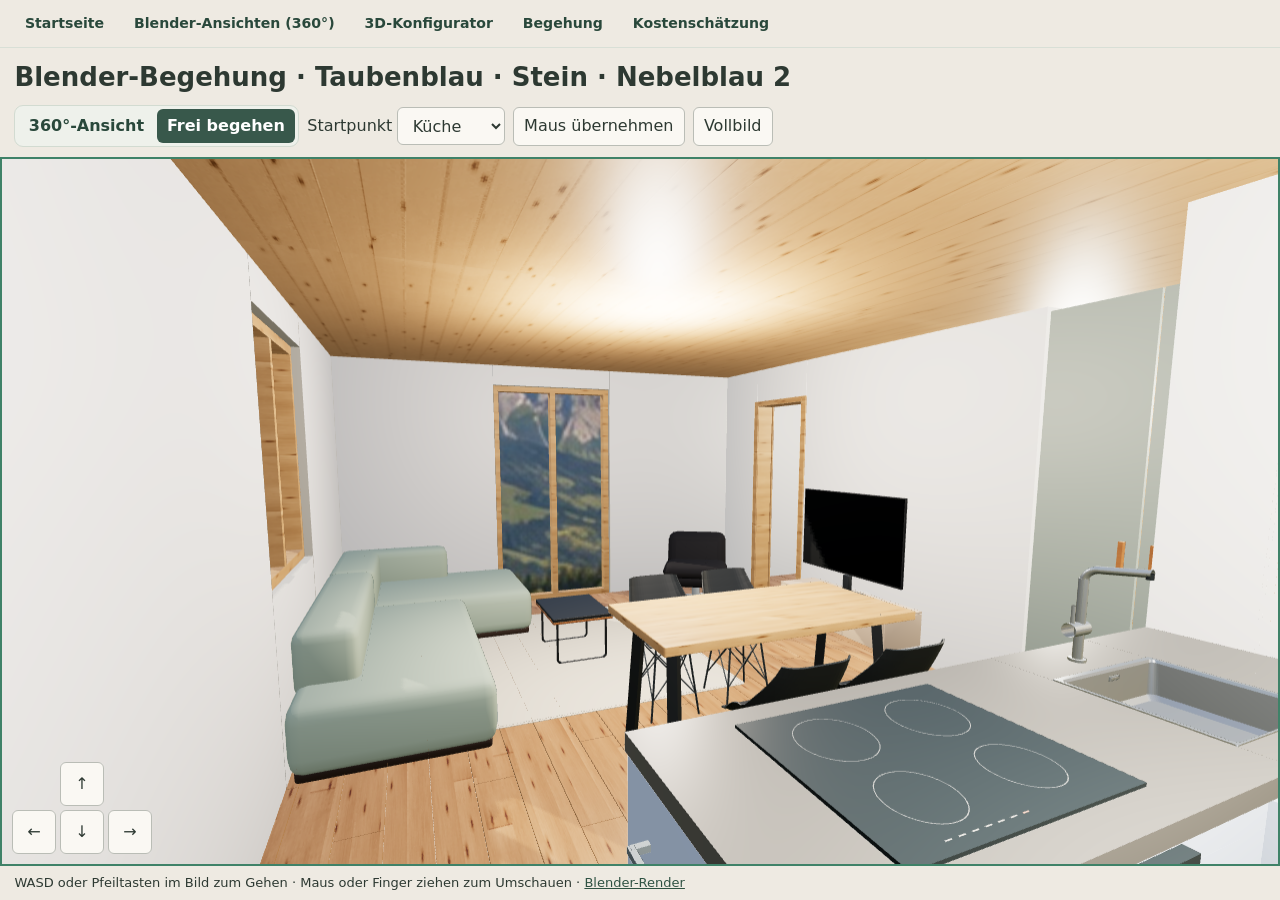
<file: Begehung-Taubenblau-2/index.html>
<!doctype html>
<html lang="de-CH">
<meta charset="utf-8">
<meta name="viewport" content="width=device-width,initial-scale=1">
<title>Blender-Begehung · Wohnung</title>
<link rel="stylesheet" href="../Projekt-Navigation.css?v=ansicht-1">
<style>
:root{font:16px/1.4 system-ui,sans-serif;color:#2d3932;background:#eeeae2}
*{box-sizing:border-box}body{margin:0}header{display:flex;gap:.65rem 1rem;align-items:center;justify-content:space-between;flex-wrap:wrap;padding:.65rem .9rem}h1{margin:0;font-size:clamp(17px,2.6vw,26px)}header div{display:flex;gap:.5rem;align-items:center;flex-wrap:wrap}
a,button,select{font:inherit;color:inherit}button,select{background:#faf8f3;border:1px solid #babdb6;border-radius:6px;padding:.46rem .64rem;cursor:pointer}a{color:#2f5243}main{height:calc(100dvh - 108px);min-height:300px;position:relative;background:#dce5e6}
#experience{display:flex;flex-direction:column;height:100dvh;background:#eeeae2}
#experience>.project-nav{margin:0;padding:.35rem .9rem}
#experience>main{height:auto;flex:1;min-height:0}#experience:fullscreen{width:100%;height:100%}#exit-full{display:none;position:absolute;top:.75rem;right:.75rem}#experience:fullscreen #exit-full{display:block}canvas{width:100%;height:100%;display:block;touch-action:none;cursor:grab}canvas:focus-visible{outline:2px solid #3f8268;outline-offset:-2px}#status{position:absolute;top:.6rem;left:.75rem;background:#faf8f3ed;border-radius:6px;padding:.55rem;pointer-events:none}#status:empty{display:none}.walk-pad{position:absolute;bottom:.75rem;left:.75rem;display:grid;grid-template-columns:repeat(3,44px);gap:4px;touch-action:none;user-select:none}.walk-pad button{height:44px;padding:0}.walk-pad button:first-child{grid-column:2}.walk-pad button:nth-child(2){grid-column:1}.caption{margin:0;padding:.5rem .9rem;font-size:13px}
@media(max-width:600px){main{height:calc(100dvh - 136px)}}
</style>
<div id="experience">
<nav class="project-nav" aria-label="Seitennavigation"><a href="../index.html">Startseite</a> <a href="../Wohnen-und-Bad-360.html">Blender-Ansichten (360°)</a> <a href="../Kueche-Wohnen-3D.html">3D-Konfigurator</a> <a href="../Kueche-Wohnen-3D.html?modus=begehen">Begehung</a> <a href="../Kostenschaetzung.html">Kostenschätzung</a></nav>
<header><h1 id="title">Blender-Begehung</h1><div>
<div class="view-mode" role="group" aria-label="Ansichtsmodus"><a id="pano-return" href="../Wohnen-und-Bad-360.html?variante=taubenblau-2">360°-Ansicht</a><span aria-current="page">Frei begehen</span></div>
<label>Startpunkt <select id="room"><option>Küche</option><option>Stube</option><option>Eingang</option><option>Bad</option></select></label>
<button type="button" id="mouse">Maus übernehmen</button><button type="button" id="full">Vollbild</button></div></header>
<main><canvas tabindex="0" aria-label="Begehbares Modell der Wohnung"></canvas><span id="status" role="status">3D-Szene lädt …</span>
<button type="button" id="exit-full">Vollbild verlassen</button>
<div class="walk-pad" role="group" aria-label="Gehrichtung">
<button type="button" data-step="w" aria-label="Vorwärts">↑</button><button type="button" data-step="a" aria-label="Links">←</button>
<button type="button" data-step="s" aria-label="Rückwärts">↓</button><button type="button" data-step="d" aria-label="Rechts">→</button></div>
</main>
<p class="caption">WASD oder Pfeiltasten im Bild zum Gehen · Maus oder Finger ziehen zum Umschauen · <a id="blender-render" href="Blender-Kueche-Stube.jpg">Blender-Render</a></p>
</div>
<script type="module" src="begehung.js?v=puderblau-2"></script>
</html>
</file>
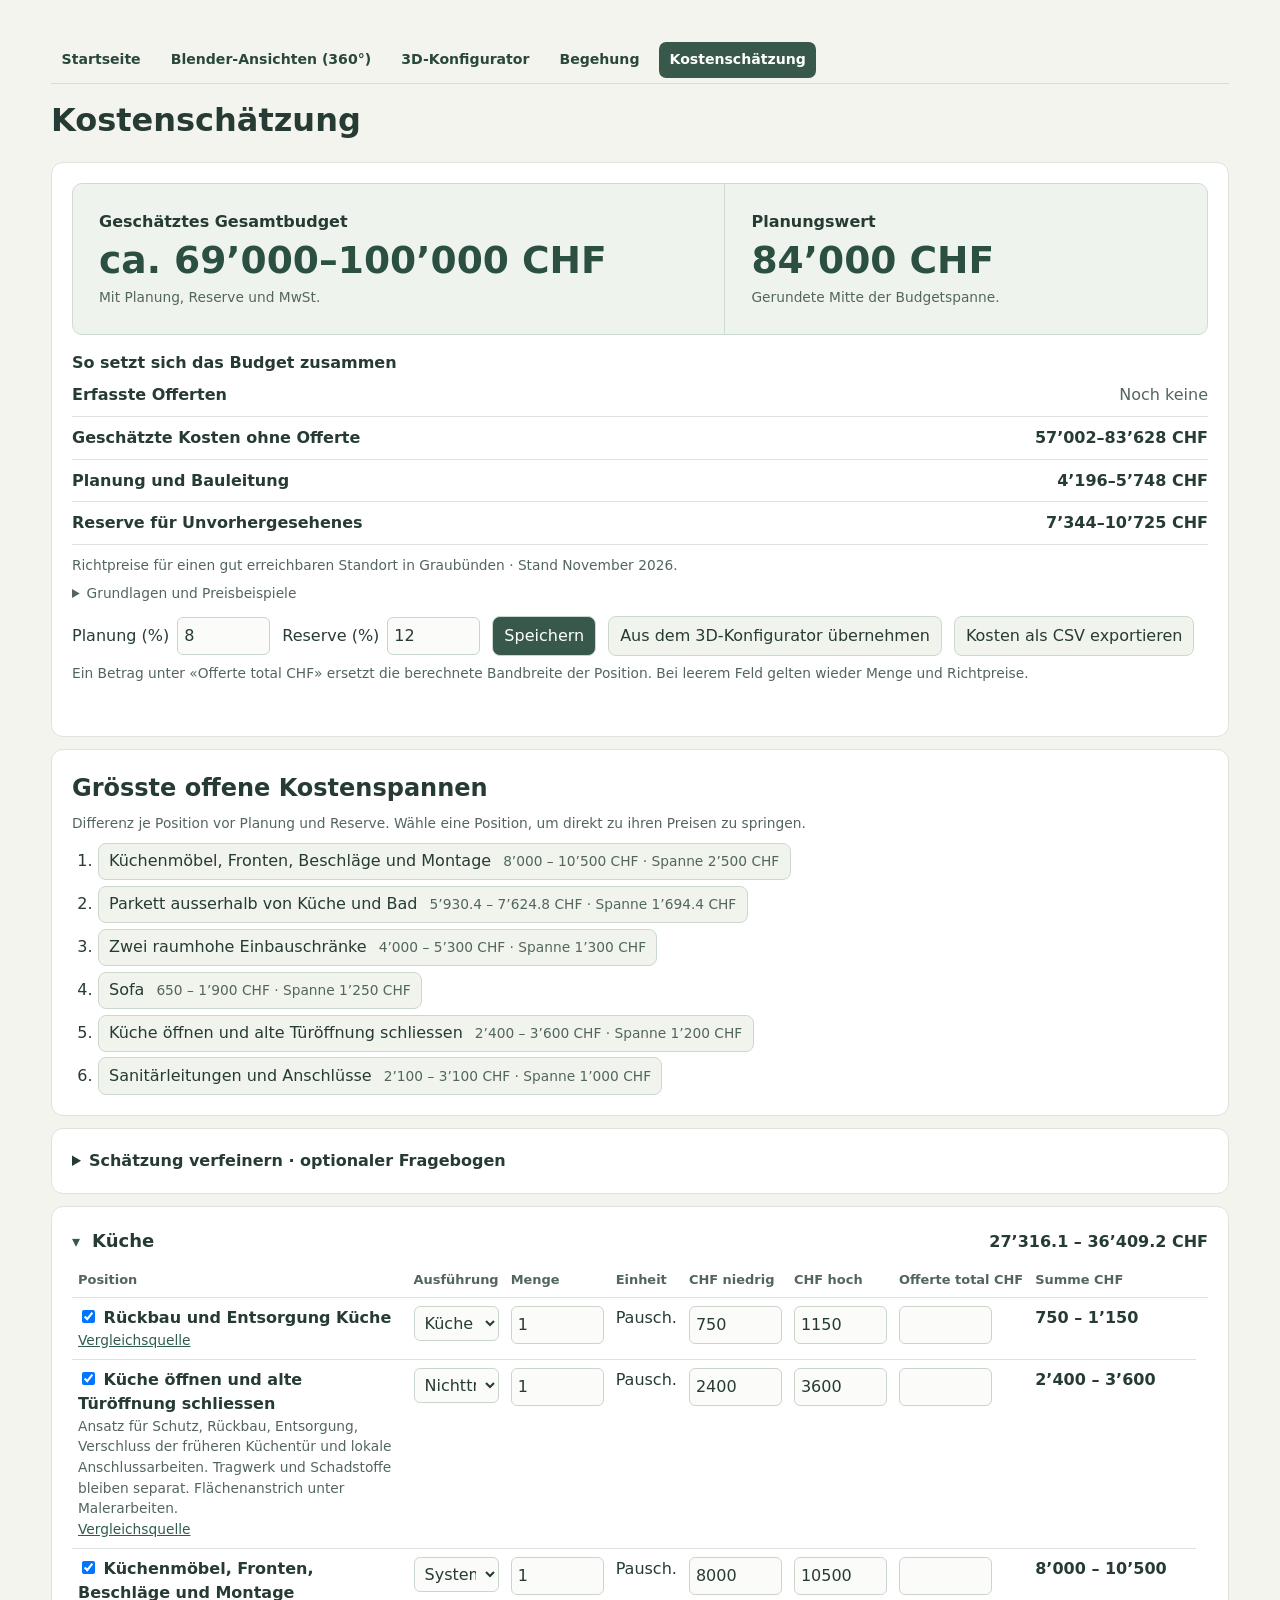
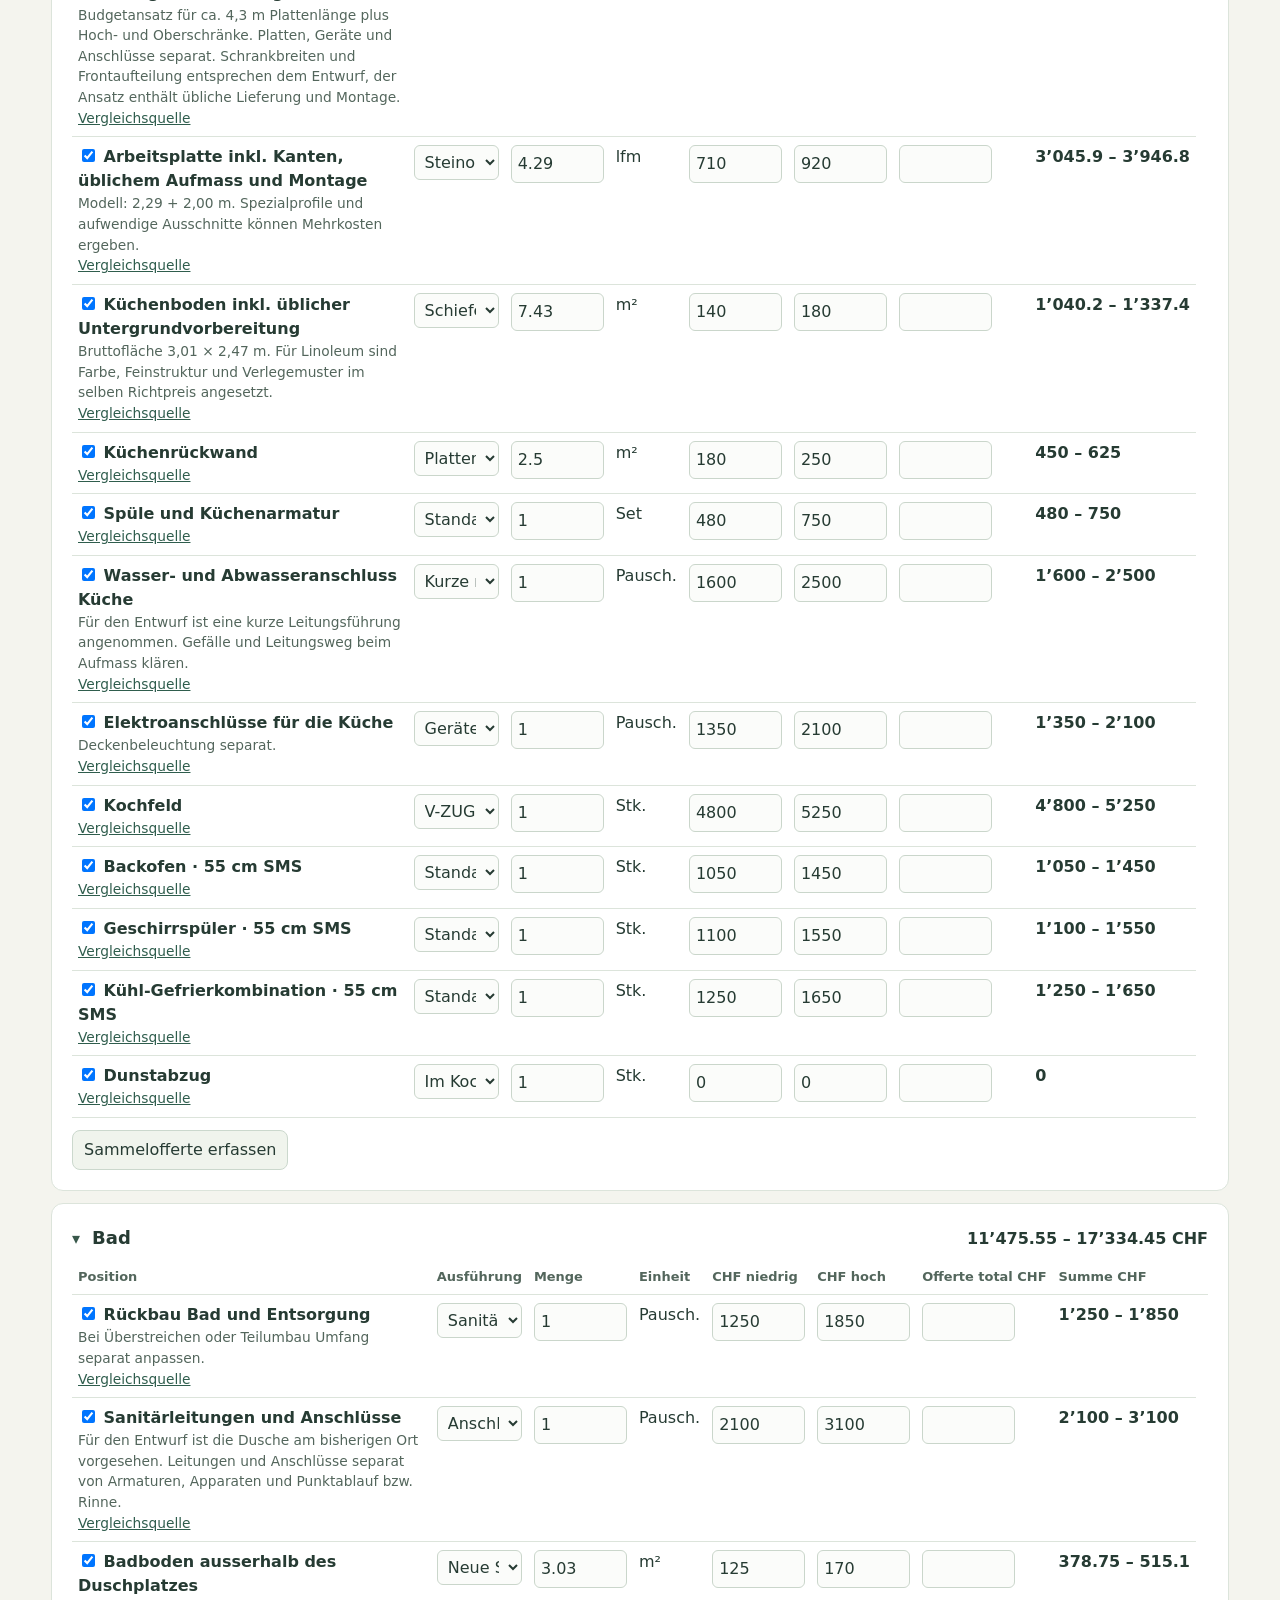
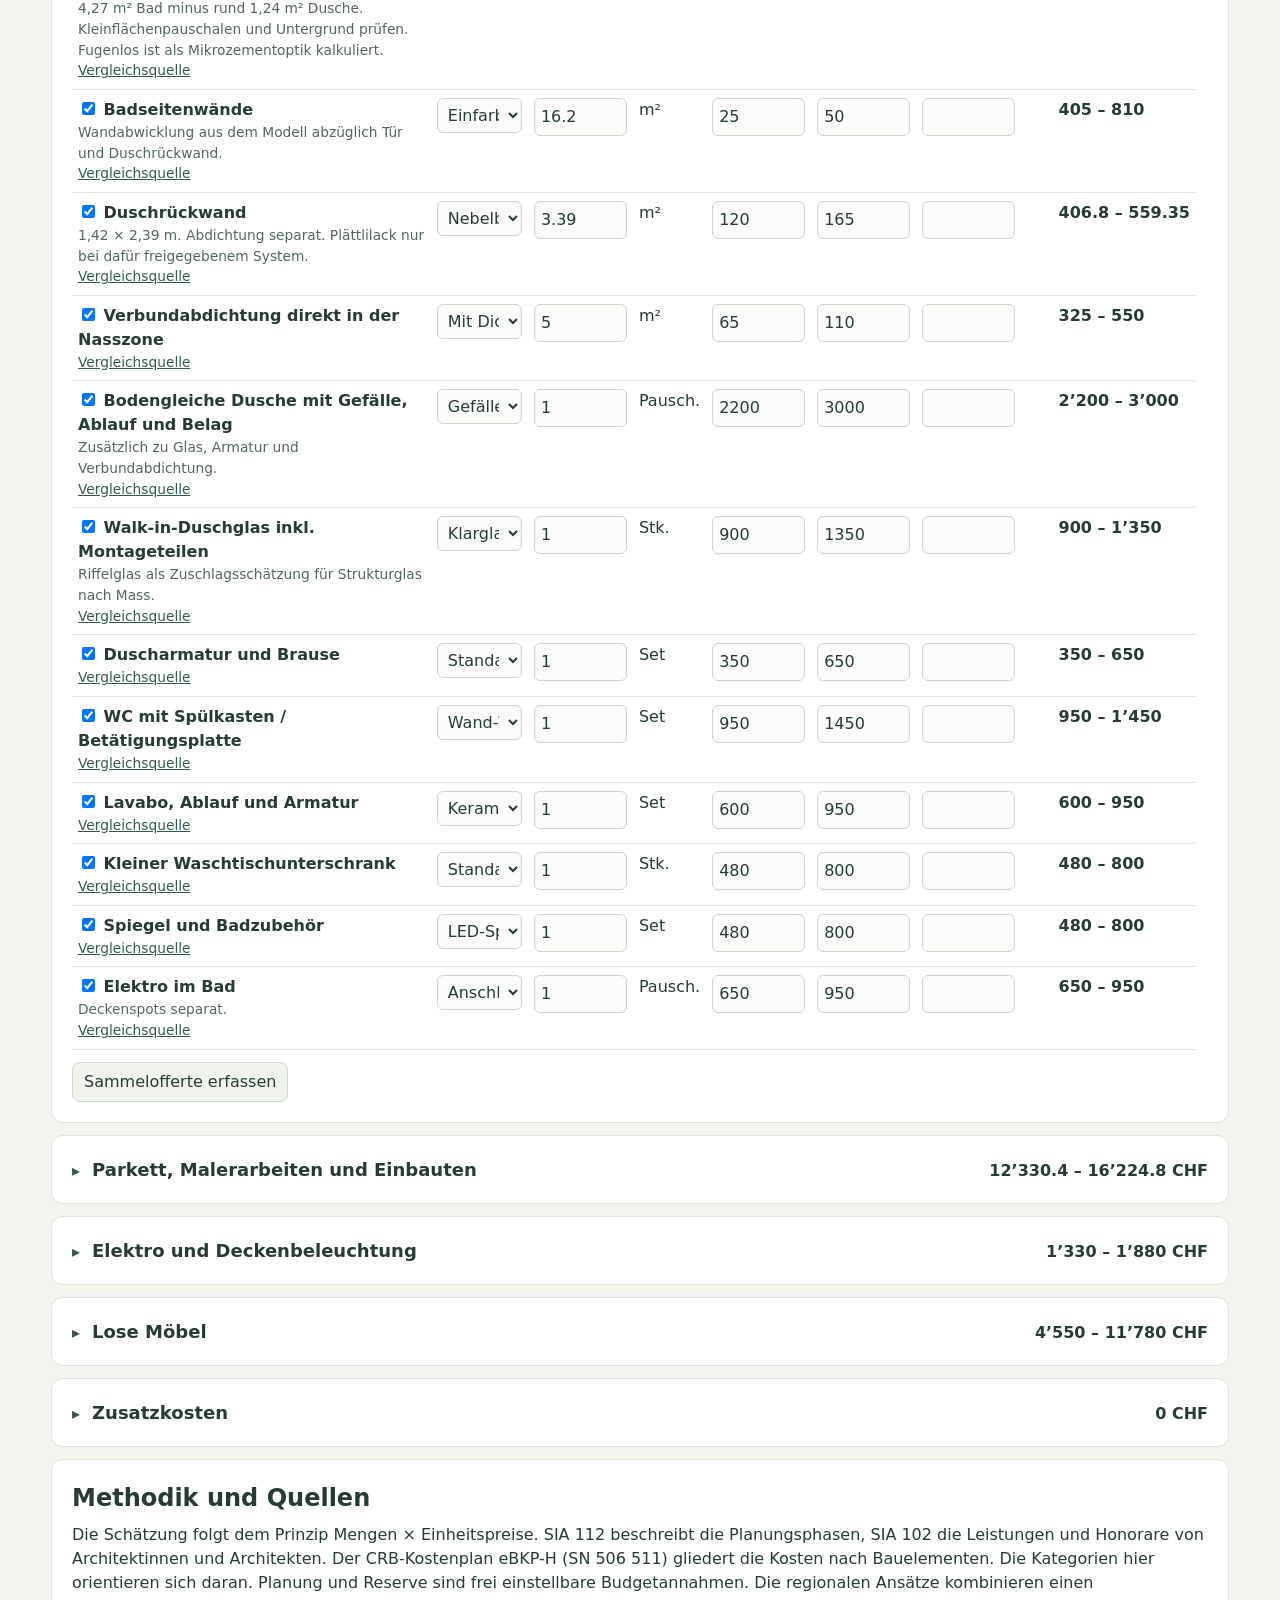
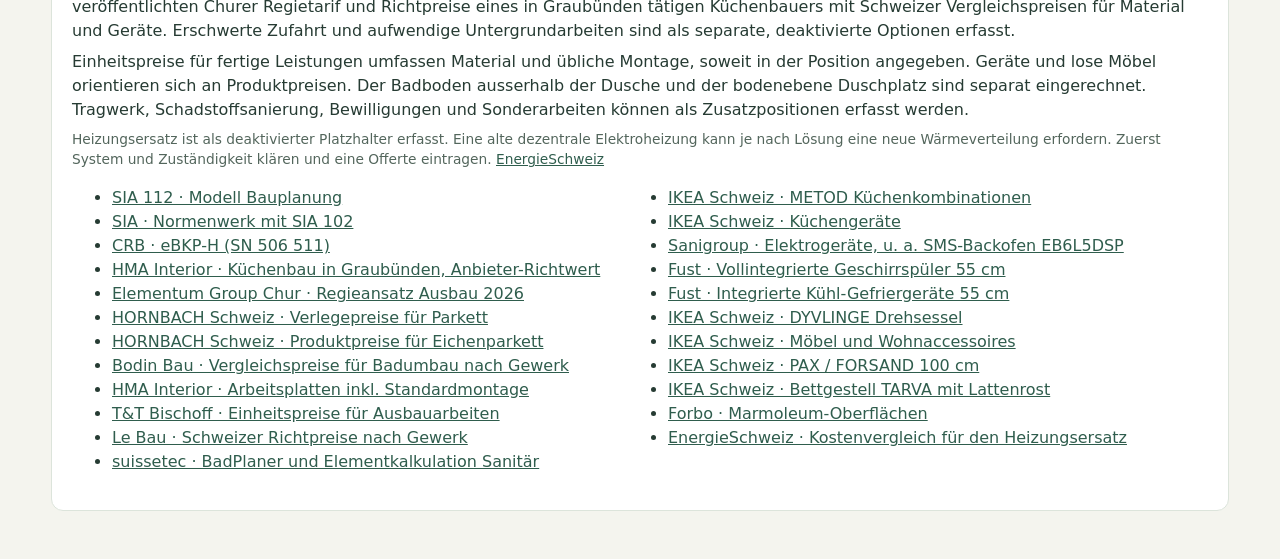
<file: Kostenschaetzung.html>
<!doctype html>
<html lang="de-CH">
<head>
<meta charset="utf-8">
<meta name="viewport" content="width=device-width, initial-scale=1">
<title>Kostenschätzung · Wohnung</title>
<link rel="stylesheet" href="Projekt-Navigation.css">
<style>
:root{font:16px/1.5 system-ui,sans-serif;color:#263b33;background:#f4f4ee;--line:#dce4db;--green:#38584b}
*{box-sizing:border-box}body{max-width:1250px;margin:0 auto;padding:clamp(12px,3vw,36px)}h1,h2,h3,p{margin:0}header,nav,.actions{display:flex;gap:12px;align-items:center;flex-wrap:wrap}header{justify-content:space-between;margin-bottom:18px}nav a,button{color:inherit;background:#f0f4ed;border:1px solid #cbd8cd;border-radius:8px;padding:7px 11px;text-decoration:none;font:inherit;cursor:pointer}button.primary{background:var(--green);color:white}.panel,.category{background:white;border:1px solid var(--line);border-radius:12px;padding:clamp(12px,2vw,20px);margin:12px 0}small,.note{color:#53665c;font-size:.86rem}.panel p,.category p{margin:7px 0}.actions{margin-top:12px}.actions label{display:flex;gap:8px;align-items:center}.category summary{cursor:pointer;display:flex;align-items:baseline;justify-content:space-between;gap:12px}.category summary::before{content:'▸';color:var(--green)}.category[open] summary::before{content:'▾'}.category h2{font-size:18px;flex:1}.category output,.amount{font-weight:650;font-variant-numeric:tabular-nums;white-space:nowrap}.table-scroll{overflow:auto}.estimate{width:100%;border-collapse:collapse;min-width:840px;margin-top:8px}th,td{border-bottom:1px solid var(--line);padding:8px 6px;text-align:left;vertical-align:top}th{font-size:.81rem;color:#53665c;white-space:nowrap}th:first-child{width:36%}td label{font-weight:620}td small{display:block}td:first-child{min-width:210px}input,select{font:inherit;color:inherit;background:#fbfcfa;border:1px solid #cad6cb;border-radius:6px;padding:6px;max-width:100%}input[type=number]{width:93px;font-variant-numeric:tabular-nums}td select{width:100%;max-width:250px}td input[type=text]{width:100%}button.remove{padding:4px 8px}a{color:#2f5d4d}#save-status{min-height:1.4em;font-size:.85rem;color:#53665c}.sources{columns:2;column-width:265px}
@media(max-width:620px){h1{font-size:1.6rem}.panel,.category{padding:12px}.estimate{min-width:0}.estimate thead{display:none}.estimate tbody,.estimate tr,.estimate td{display:block}.estimate tr{display:grid;grid-template-columns:repeat(3,minmax(0,1fr));border-bottom:1px solid var(--line);padding:9px 0}.estimate td{border:0;padding:3px;min-width:0;font-size:.88rem}.estimate td:first-child{grid-column:1/-1}.estimate td:nth-child(2){grid-column:1/-1}.estimate td[data-label]::before{content:attr(data-label);display:block;font-size:.72rem;color:#53665c}.estimate td input[type=number]{width:100%}.estimate td.amount{grid-column:1/-1}}
.budget-headline{display:grid;grid-template-columns:1.35fr 1fr;border:1px solid #cedbd0;border-radius:10px;background:#eef4ed}
.budget-headline>div{padding:clamp(12px,2.4vw,26px);min-width:0}
.budget-headline>div+div{border-left:1px solid #cedbd0}
.budget-headline h2{font-size:1rem;font-weight:650}
.budget-headline strong{display:block;margin:.24rem 0;font-size:clamp(1.55rem,3.3vw,2.35rem);line-height:1.2;color:#2b4f40;font-variant-numeric:tabular-nums;white-space:nowrap}
.panel .budget-headline p{margin:0;color:#53665c;font-size:.86rem}
.budget-breakdown{display:grid;margin:0 0 .65rem}
.budget-breakdown div{display:grid;grid-template-columns:1fr auto;align-items:baseline;gap:.3rem 1.2rem;padding:.55rem 0;border-bottom:1px solid var(--line)}
.budget-breakdown dt{font-weight:600}
.budget-breakdown dd{margin:0;text-align:right;font-weight:600;font-variant-numeric:tabular-nums;white-space:nowrap}
.budget-breakdown dd.muted{font-weight:400;color:#53665c}
.budget-subtitle{font-size:1rem;margin-top:1rem}
@media(max-width:650px){
 .budget-headline{grid-template-columns:1fr}
 .budget-headline>div+div{border-left:0;border-top:1px solid #cedbd0}
 .budget-breakdown div{gap:.25rem .75rem}
 .budget-breakdown dd{font-size:.87rem}
}
.question-grid{display:grid;grid-template-columns:repeat(auto-fit,minmax(min(245px,100%),1fr));gap:.85rem;margin-top:12px}.question-grid label{display:grid;gap:4px}.question-grid select{width:100%}.question-grid [hidden]{display:none}
#cost-gaps{margin:.55rem 0 0;padding-left:1.6rem}#cost-gaps li+li{margin-top:.36rem}#cost-gaps button{display:inline-flex;gap:.35rem .75rem;flex-wrap:wrap;text-align:left;align-items:baseline;padding:.35rem .65rem}#cost-gaps button small{white-space:nowrap}
#bundle-dialog{max-width:min(95vw,580px);width:100%;max-height:85dvh;overflow:auto;border:1px solid var(--line);border-radius:12px;color:inherit;padding:18px}#bundle-dialog::backdrop{background:#1d30275d}#bundle-form>label,#bundle-positions label{display:block;margin:.35rem 0}#bundle-form fieldset{border:1px solid var(--line);border-radius:7px;margin-top:12px}#bundle-positions{max-height:31dvh;overflow:auto}
</style>
<script type="application/json" id="estimate-defaults">{"wardrobeWidths":{"main":"100","second":"100","entry":"200"},"furniture":{"removed":["fold-entry","night-left"],"added":[["extra-96be8547-8041-4cfe-aef6-cf3bec682727","night-left"]]},"selections":{"floor":"slate","kitchen":"#b4c4d9","bath":"#a8bbc4","bathWalls":"#ffffff","bathWall":"#c0cfbb","sideboard":"#b7abc7","sofa":"#9baeba","builtins":"#939e95","linoleum":"#d6c9ae","worktop":"current","showerFinish":"blue","sideWallFinish":"paint","showerGlass":"clear","linoFinish":"fine","kitchenHandle":"#d8b58d","bathHandle":"#798589","builtinsHandle":"wood","chairStyle":"shell","coffeeStyle":"wood","foldBed":"closed","parquet":"laengs","bath-tile":"neu"}}</script>
<script src="Materialpreise.js?v=sms-20261127" defer></script>
<script src="Kostenschaetzung.js?v=budget-sms-20261127" defer></script>
</head>
<body>
<nav class="project-nav" aria-label="Seitennavigation"><a href="index.html" data-project="start">Startseite</a> <a href="Wohnen-und-Bad-360.html" data-project="blender">Blender-Ansichten (360°)</a> <a href="Kueche-Wohnen-3D.html" data-project="model">3D-Konfigurator</a> <a href="Kueche-Wohnen-3D.html?modus=begehen" data-project="walk">Begehung</a> <a href="Kostenschaetzung.html" data-project="cost" aria-current="page">Kostenschätzung</a></nav>
<header><h1>Kostenschätzung</h1></header>
<main>
<section class="panel" aria-label="Budgetübersicht">
<div class="budget-headline">
<div>
<h2>Geschätztes Gesamtbudget</h2>
<strong id="grand-total"></strong>
<p>Mit Planung, Reserve und MwSt.</p>
</div>
<div>
<h2>Planungswert</h2>
<strong id="budget-target"></strong>
<p>Gerundete Mitte der Budgetspanne.</p>
</div>
</div>
<h2 class="budget-subtitle">So setzt sich das Budget zusammen</h2>
<dl class="budget-breakdown">
<div><dt>Erfasste Offerten</dt><dd id="quoted-total"></dd></div>
<div><dt>Geschätzte Kosten ohne Offerte</dt><dd id="open-total"></dd></div>
<div><dt>Planung und Bauleitung</dt><dd id="planning-total"></dd></div>
<div><dt>Reserve für Unvorhergesehenes</dt><dd id="reserve-total"></dd></div>
</dl>
<p class="note">Richtpreise für einen gut erreichbaren Standort in Graubünden · Stand November 2026.</p>
<details class="note"><summary>Grundlagen und Preisbeispiele</summary>
<p>Die Mengen stammen aus dem Modell und sind vor Ort zu prüfen. Bei Kochfeldern mit integriertem Abzug sind Gerät und Abzug zusammen eingerechnet. Elektroanschlüsse sind separat aufgeführt.</p>
<ul>
<li><a href="https://hma-interior.ch/ratgeber/kuechenarbeitsplatte-material-vergleich">HMA Interior · Arbeitsplatten nach Material</a> und <a href="https://www.ikea.com/ch/de/p/ekbacken-arbeitsplatte-graubeige-steinmuster-laminat-20604320/">IKEA · Laminat mit Steinmuster</a></li>
<li><a href="https://ttbischoff.ch/fliesenarbeiten/">T&amp;T Bischoff · Verlegung und Untergrund</a> und <a href="https://www.hornbach.ch/de/c/bodenbelaege-fliesen/fliesen/bodenfliesen/fliesen-in-terrazzooptik/S30900/">Hornbach · Materialpreise als Vergleich für Terrazzooptik</a></li>
<li><a href="https://www.vzug.com/ch/de/induction-cooktop-with-integrated-extractor/type/details">V-ZUG · CombiCookTop</a> und <a href="https://www.suter.ch/produkte/downloadPdf/bora-s-pure-pursu2-40-003-101-00/">Suter · BORA S Pure Umluft</a></li>
<li><a href="https://sanigroup.ch/haushaltgeraete/backen-kochen-und-steamen/kochfeld/">Sanigroup · Glaskeramikkochfelder</a>, <a href="https://www.ikea.com/ch/de/p/utdrag-dunstabzug-zum-einbauen-edelstahl-60392298/">IKEA · Einbauhaube</a> und <a href="https://www.ikea.com/ch/de/cat/dunstabzugshauben-fuer-deckenmontage-33508/">IKEA · Inselhauben</a></li>
</ul></details>
<div class="actions">
<label>Planung (%) <input type="number" id="planning" min="0" max="100" step="0.5" value="8"></label>
<label>Reserve (%) <input type="number" id="reserve" min="0" max="100" step="0.5" value="12"></label>
<button type="button" id="save" class="primary">Speichern</button>
<button type="button" id="sync">Aus dem 3D-Konfigurator übernehmen</button>
<button type="button" id="export">Kosten als CSV exportieren</button>
</div>
<p class="note">Ein Betrag unter «Offerte total CHF» ersetzt die berechnete Bandbreite der Position. Bei leerem Feld gelten wieder Menge und Richtpreise.</p>
<p id="save-status" role="status"></p>
</section>
<section class="panel" aria-labelledby="cost-gaps-heading">
<h2 id="cost-gaps-heading">Grösste offene Kostenspannen</h2>
<p class="note">Differenz je Position vor Planung und Reserve. Wähle eine Position, um direkt zu ihren Preisen zu springen.</p>
<ol id="cost-gaps"></ol>
<p id="cost-gaps-empty" hidden>Keine aktive Position mit einer Preisspanne.</p>
</section>
<details class="panel" id="questionnaire">
<summary><strong>Schätzung verfeinern · optionaler Fragebogen</strong></summary>
<p>Beantworte, was du schon weisst. Die Antworten passen den Umfang und die Mengen an. Manuell gesetzte Mengen, Ausführungen und Offerten haben Vorrang. Eigene Einheitspreise bleiben je Ausführung gespeichert.</p>
<form id="questionnaire-form">
<p class="note">Parkettfläche aus dem Modell <output id="parquet-area">wird berechnet …</output></p>
<div class="question-grid" id="questionnaire-fields"></div>
<p class="note" id="paint-model-area" hidden></p>
<div class="actions"><button class="primary" type="submit">Antworten übernehmen</button><button type="button" id="questionnaire-reset">Antworten zurücksetzen</button></div>
<p id="questionnaire-status" class="note" role="status"></p>
</form>
</details>
<div id="categories"></div>
<dialog id="bundle-dialog" aria-labelledby="bundle-heading">
<form id="bundle-form">
<h2 id="bundle-heading">Sammelofferte erfassen</h2>
<label>Bezeichnung <input name="name" required maxlength="100"></label>
<label>Offerte total inkl. MwSt. in CHF <input name="quote" type="number" min="0" step="0.01" required></label>
<fieldset><legend>Enthaltene Positionen</legend><div id="bundle-positions"></div></fieldset>
<p class="note">Die ausgewählten Positionen zählen über die Sammelofferte. Wenn du die Sammelofferte entfernst, gelten wieder die Einstellungen der einzelnen Positionen.</p>
<p id="bundle-status" role="status"></p>
<div class="actions"><button class="primary" type="submit">Übernehmen</button><button id="bundle-cancel" type="button">Abbrechen</button></div>
</form>
</dialog>
<section class="panel">
<h2>Methodik und Quellen</h2>
<p>Die Schätzung folgt dem Prinzip Mengen × Einheitspreise. SIA 112 beschreibt die Planungsphasen, SIA 102 die Leistungen und Honorare von Architektinnen und Architekten. Der CRB-Kostenplan eBKP-H (SN 506 511) gliedert die Kosten nach Bauelementen. Die Kategorien hier orientieren sich daran. Planung und Reserve sind frei einstellbare Budgetannahmen. Die regionalen Ansätze kombinieren einen veröffentlichten Churer Regietarif und Richtpreise eines in Graubünden tätigen Küchenbauers mit Schweizer Vergleichspreisen für Material und Geräte. Erschwerte Zufahrt und aufwendige Untergrundarbeiten sind als separate, deaktivierte Optionen erfasst.</p>
<p>Einheitspreise für fertige Leistungen umfassen Material und übliche Montage, soweit in der Position angegeben. Geräte und lose Möbel orientieren sich an Produktpreisen. Der Badboden ausserhalb der Dusche und der bodenebene Duschplatz sind separat eingerechnet. Tragwerk, Schadstoffsanierung, Bewilligungen und Sonderarbeiten können als Zusatzpositionen erfasst werden.</p>
<p class="note">Heizungsersatz ist als deaktivierter Platzhalter erfasst. Eine alte dezentrale Elektroheizung kann je nach Lösung eine neue Wärmeverteilung erfordern. Zuerst System und Zuständigkeit klären und eine Offerte eintragen. <a href="https://www.energieschweiz.ch/wohnen/heizungssysteme/haeufige-fragen-elektroheizungen/">EnergieSchweiz</a></p>
<ul id="sources" class="sources"></ul>
</section>
</main>
</body>
</html>
</file>
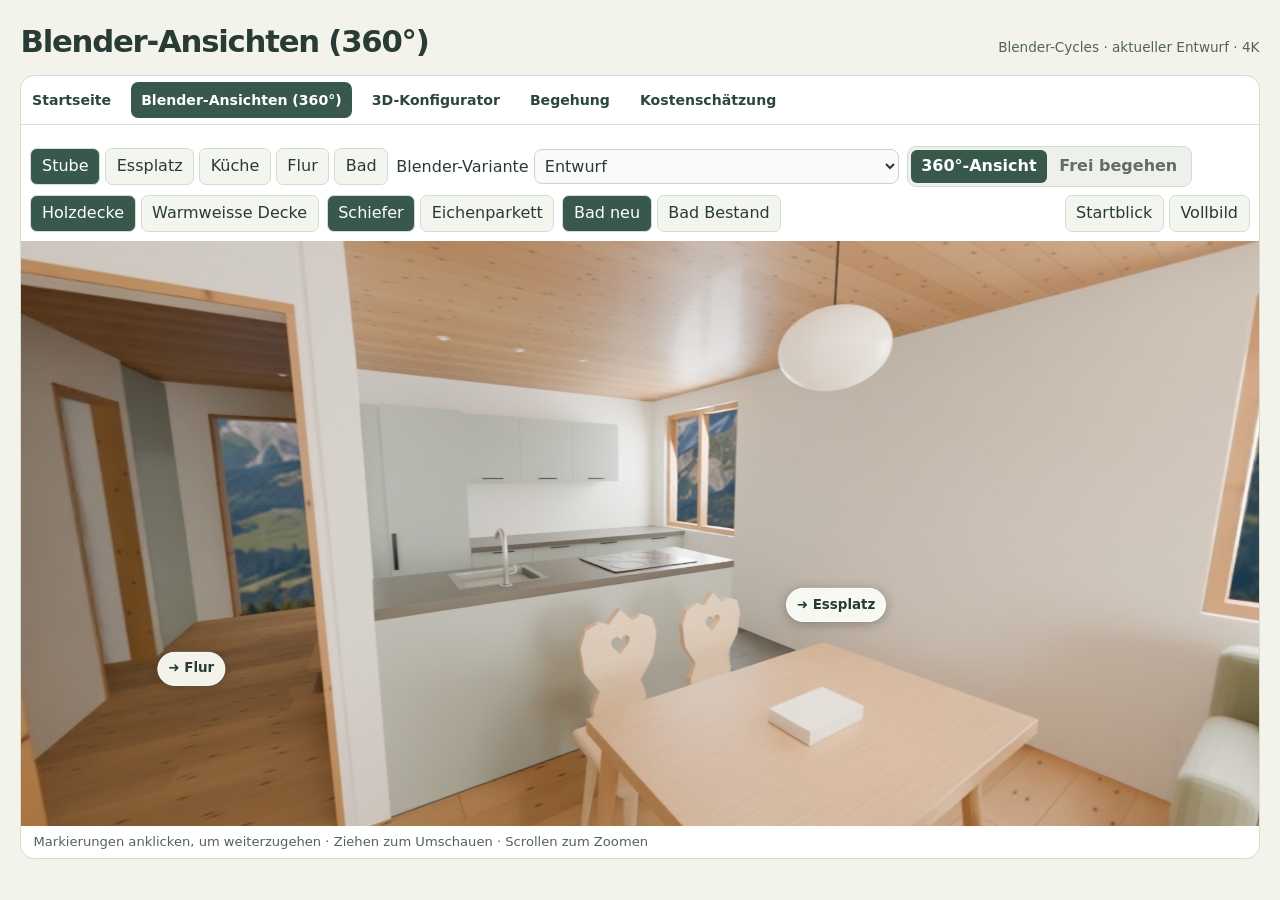
<file: Wohnen-und-Bad-360.html>
<!doctype html>
<html lang="de">
<head>
<meta charset="utf-8">
<meta name="viewport" content="width=device-width,initial-scale=1">
<title>Blender-Ansichten (360°) · Wohnung</title>
<link rel="stylesheet" href="Projekt-Navigation.css?v=ansicht-1">
<style>
:root{font:16px/1.4 system-ui,sans-serif;color:#283b34;background:#f3f2eb}
*{box-sizing:border-box}
body{margin:0;padding:clamp(10px,1.6vw,32px);min-height:100dvh}
header{display:flex;align-items:baseline;justify-content:space-between;gap:.7rem;flex-wrap:wrap;margin-bottom:12px}
h1{font-size:clamp(22px,2.4vw,43px);letter-spacing:-.04em;margin:0}
small{font-size:.85rem;color:#526459}
main{overflow:hidden;border-radius:14px;background:#fff;border:1px solid #d7dcd3;display:flex;flex-direction:column;height:calc(100dvh - 116px);min-height:390px}
nav{padding:9px;display:flex;gap:8px;align-items:center;flex-wrap:wrap}
.group{display:flex;gap:5px}
.actions{margin-left:auto}
button,a.control{display:inline-flex;align-items:center;text-decoration:none;font:inherit;color:inherit;border:1px solid #d4ddd3;border-radius:7px;padding:.38em .66em;background:#f3f5ef;cursor:pointer}
button[aria-pressed="true"]{background:#38584b;color:#fff}
select{font:inherit;color:inherit;background:#f3f5ef;border:1px solid #d4ddd3;border-radius:7px;padding:.38em .5em}
button:focus-visible,canvas:focus-visible{outline:3px solid #bc934f;outline-offset:-3px}
.stage{position:relative;background:#3e4038;flex:1;min-height:0}
canvas,.fallback{display:block;width:100%;height:100%;touch-action:none}
canvas{cursor:grab}
canvas:active{cursor:grabbing}
.fallback{object-fit:contain}
.hotspots{position:absolute;inset:0;pointer-events:none}
.hotspot{position:absolute;transform:translate(-50%,-50%);pointer-events:auto;white-space:nowrap;background:#fbfcf7f2;border-color:#fff;box-shadow:0 2px 11px #17291f54;font-weight:650;font-size:clamp(12px,1.05vw,17px);padding:.5em .72em;border-radius:2em}
.hotspot:hover{background:#e4ecdf}
.hotspot span{margin-right:.3em}
[hidden]{display:none!important}
footer{font-size:.82rem;color:#53645a;padding:7px 12px}
main:fullscreen,main.expanded{height:100dvh;border:0;border-radius:0}
main.expanded{position:fixed;inset:0;z-index:10;width:100vw}
@media(max-width:620px){body{padding:8px}main{height:calc(100dvh - 90px)}nav{gap:5px;font-size:13px}.actions{margin-left:0}}
#blender-variant{font:inherit;color:inherit;background:#fafbf8;border:1px solid #cad6cb;border-radius:8px;padding:6px}
[data-base-options][hidden],#panorama-file[hidden]{display:none}
</style>
</head>
<body>
<header><h1>Blender-Ansichten (360°)</h1><small id="render-state" role="status">Blender-Cycles</small></header>
<main>
<nav class="project-nav" aria-label="Seitennavigation"><a href="index.html" data-project="start">Startseite</a> <a href="Wohnen-und-Bad-360.html" data-project="blender" aria-current="page">Blender-Ansichten (360°)</a> <a href="Kueche-Wohnen-3D.html" data-project="model">3D-Konfigurator</a> <a href="Kueche-Wohnen-3D.html?modus=begehen" data-project="walk">Begehung</a> <a href="Kostenschaetzung.html" data-project="cost">Kostenschätzung</a></nav>
<nav aria-label="Panorama einstellen">
<div class="group" aria-label="Raum"><button data-room="wohn">Stube</button><button data-room="essen">Essplatz</button><button data-room="kueche">Küche</button><button data-room="flur">Flur</button><button data-room="bad">Bad</button></div>
<div class="group"><label>Blender-Variante <select id="blender-variant">
<option value="bisher">Entwurf</option>
<option value="taubenblau-2" data-walk>Taubenblau · Stein · Nebelblau 2</option>
<option value="puderblau" data-walk>Puderblau · Schwarzer Granit · Nebelblau</option>
</select></label></div>
<div class="view-mode" role="group" aria-label="Ansichtsmodus">
 <span aria-current="page">360°-Ansicht</span>
 <a id="blender-walk" href="Begehung-Taubenblau-2/" hidden>Frei begehen</a>
 <span id="blender-walk-unavailable" aria-disabled="true" title="Für diesen Entwurf liegt nur das Panorama vor.">Frei begehen</span>
</div>
<div class="group" aria-label="Decke" data-base-options><button data-finish="holz">Holzdecke</button><button data-finish="weiss">Warmweisse Decke</button></div>
<div class="group" aria-label="Küchenboden" data-base-options><button data-floor="schiefer">Schiefer</button><button data-floor="parkett">Eichenparkett</button></div>
<div class="group" aria-label="Badboden" data-base-options><button data-bathfloor="neu">Bad neu</button><button data-bathfloor="bestand">Bad Bestand</button></div>
<div class="group actions"><a class="control" id="panorama-file" hidden target="_blank" rel="noopener">4K-Panorama öffnen</a><button id="reset">Startblick</button><button id="expand" aria-pressed="false">Vollbild</button></div>
</nav>
<div class="stage">
<canvas tabindex="0" aria-label="360-Grad-Ansicht. Mit Pfeiltasten drehen und mit Plus oder Minus zoomen."></canvas>
<div class="hotspots" aria-label="Wege zu benachbarten Standpunkten"></div>
<img hidden class="fallback" alt="Equirektangulares 360-Grad-Panorama">
</div>
<footer id="hint">Markierungen anklicken, um weiterzugehen · Ziehen zum Umschauen · Scrollen zum Zoomen</footer>
</main>
<script>
const images={"wohn-holz-schiefer":"cycles-4k-wohn-holz-schiefer.jpg","wohn-holz-parkett":"cycles-4k-wohn-holz-parkett.jpg","wohn-weiss-schiefer":"cycles-hd-wohn-weiss-schiefer.jpg","wohn-weiss-parkett":"cycles-hd-wohn-weiss-parkett.jpg","essen-holz-schiefer":"cycles-4k-essen-holz-schiefer.jpg","essen-holz-parkett":"cycles-4k-essen-holz-parkett.jpg","essen-weiss-schiefer":"cycles-hd-essen-weiss-schiefer.jpg","essen-weiss-parkett":"cycles-hd-essen-weiss-parkett.jpg","kueche-holz-schiefer":"cycles-4k-kueche-holz-schiefer.jpg","kueche-holz-parkett":"cycles-4k-kueche-holz-parkett.jpg","kueche-weiss-schiefer":"cycles-hd-kueche-weiss-schiefer.jpg","kueche-weiss-parkett":"cycles-hd-kueche-weiss-parkett.jpg","flur-holz-schiefer":"cycles-4k-flur-holz-schiefer.jpg","flur-holz-parkett":"cycles-4k-flur-holz-parkett.jpg","flur-weiss-schiefer":"cycles-hd-flur-weiss-schiefer.jpg","flur-weiss-parkett":"cycles-hd-flur-weiss-parkett.jpg","bad-holz-parkett":"cycles-4k-bad-holz-parkett.jpg","bad-holz-bestand":"cycles-hd-bad-holz-bestand.jpg","bad-holz-schiefer":"cycles-4k-bad-holz-parkett.jpg","bad-weiss-parkett":"cycles-hd-bad-weiss-parkett.jpg","bad-weiss-bestand":"cycles-hd-bad-weiss-bestand.jpg","bad-weiss-schiefer":"cycles-hd-bad-weiss-parkett.jpg"};
const currentImages={"wohn-holz-schiefer":true,"wohn-holz-parkett":true,"essen-holz-schiefer":true,"essen-holz-parkett":true,"kueche-holz-schiefer":true,"kueche-holz-parkett":true,"flur-holz-schiefer":true,"flur-holz-parkett":true,"bad-holz-parkett":true,"bad-holz-schiefer":true};
const main=document.querySelector('main'),canvas=document.querySelector('canvas');
const fallback=document.querySelector('.fallback');
const gl=canvas.getContext('webgl',{alpha:false,antialias:false});
const starts={wohn:[-1.01,-.13],essen:[-2.30,-.13],kueche:[3.11,-.21],flur:[-1.26,-.12],bad:[.49,-.39]};
const positions={wohn:[5.42,6.20],essen:[7.78,4.80],kueche:[7.92,2.92],flur:[4.84,2.85],bad:[5.69,.77]};
const routes={
 wohn:[['essen',7.53,4.85,.79],['flur',4.86,4.20,.83]],
 essen:[['wohn',5.53,6.19,.72],['kueche',7.93,3.97,.79]],
 kueche:[['essen',7.90,4.23,.78]],
 flur:[['wohn',4.86,4.24,.78],['bad',5.43,.60,.91]],
 bad:[['flur',5.35,.62,.81]]
};
const hotspots=document.querySelector('.hotspots');
const variantMenu=document.querySelector('#blender-variant');
const variantIds=new Set([...variantMenu.options].map(option=>option.value));
const initialVariant=new URLSearchParams(location.search).get('variante');
let variant=variantIds.has(initialVariant)?initialVariant:'bisher';
variantMenu.value=variant;
let markers=[],loaded=false;
function makeMarkers(){
 const names=Object.fromEntries([...document.querySelectorAll('[data-room]')].map(b=>[b.dataset.room,b.textContent]));
 markers=routes[room].map(([next,x,y,z])=>{
   const button=document.createElement('button');
   button.type='button';button.className='hotspot';button.hidden=true;
   button.textContent='➜ '+names[next];
   button.setAttribute('aria-label','Weiter nach '+names[next]);
   const [px,py]=positions[room];
   const direction=[x-px,y-py,z-1.48];
   button.onclick=()=>select(next,finish,Math.atan2(direction[1],direction[0]));
   return {button,direction};
 });
 hotspots.replaceChildren(...markers.map(m=>m.button));
}
function projectMarkers(width,height,scale){
 const a=Math.cos(yaw),b=Math.sin(yaw),c=Math.cos(pitch),d=Math.sin(pitch);
 for(const {button,direction:[x,y,z]} of markers){
   const ahead=x*a*c+y*b*c+z*d;
   const u=(-x*b+y*a)/(ahead*scale);
   const v=(-x*a*d-y*b*d+z*c)/(ahead*scale*height/width);
   button.hidden=!loaded||ahead<=0||Math.abs(u)>.87||Math.abs(v)>.88;
   if(!button.hidden){
     button.style.left=(50+u*50)+'%';
     button.style.top=(50-v*50)+'%';
   }
 }
}
const maxFov=1.93;
let room='wohn',finish='holz',floor='schiefer',bathFloor='neu',[yaw,pitch]=starts[room],fov=maxFov,texture,bathMask,uniforms,last,revision=0;
function draw(){
 if(!gl||!texture)return;
 const ratio=Math.min(window.devicePixelRatio||1,2);
 const w=Math.round(canvas.clientWidth*ratio),h=Math.round(canvas.clientHeight*ratio);
 if(!w||!h)return;
 if(w!==canvas.width||h!==canvas.height){canvas.width=w;canvas.height=h;}
 gl.viewport(0,0,w,h);
 gl.uniform2f(uniforms.camera,yaw,pitch);
 const width=Math.tan(fov/2);
 gl.uniform2f(uniforms.scale,width,width*h/w);
 const stockKey='bad-'+finish+'-bestand';
 gl.uniform1i(uniforms.showBlue,Number(variant==='bisher'&&room==='bad'&&bathFloor==='bestand'&&!currentImages[stockKey]&&canPreviewStock()));
 gl.drawArrays(gl.TRIANGLE_STRIP,0,4);
 projectMarkers(w,h,width);
}
function reset(){
 [yaw,pitch]=starts[room];fov=maxFov;draw();
}
// Stock-floor preview for the matching 4K bath camera. The rest of the
// scene is sampled directly from the same Cycles panorama.
function canPreviewStock(){
 return !!gl&&finish==='holz'&&currentImages['bad-holz-parkett'];
}
function hasStockRender(){
 return Boolean(images['bad-'+finish+'-bestand'])&&(!canPreviewStock()||Boolean(currentImages['bad-'+finish+'-bestand']));
}
function select(next,material,heading){
 const moved=next!==room;
 if(moved){
   room=next;
   [yaw,pitch]=starts[room];
   if(heading!==undefined)yaw=heading;
   fov=maxFov;
 }
 loaded=false;
 if(moved||!markers.length)makeMarkers();
 for(const {button} of markers)button.hidden=true;
 finish=material;
 if(variant!=='bisher'){
   const shareUrl=new URL(location.href);
   shareUrl.searchParams.set('variante',variant);
   shareUrl.searchParams.set('room',room);
   history.replaceState(null,'',shareUrl);
 }
 const bathPair=hasStockRender()||canPreviewStock();
 if(!bathPair&&bathFloor==='bestand')bathFloor='neu';
 document.querySelector('[data-bathfloor="bestand"]').textContent=bathPair?'Bad Bestand':'Bestandsboden live';
 document.querySelectorAll('[data-room]').forEach(b=>b.setAttribute('aria-pressed',b.dataset.room===room));
 document.querySelectorAll('[data-finish]').forEach(b=>b.setAttribute('aria-pressed',b.dataset.finish===finish));
 document.querySelectorAll('[data-floor]').forEach(b=>b.setAttribute('aria-pressed',b.dataset.floor===floor));
 document.querySelectorAll('[data-bathfloor]').forEach(b=>b.setAttribute('aria-pressed',b.dataset.bathfloor===bathFloor));
 document.querySelectorAll('[data-project="walk"]').forEach(link=>{link.href='Kueche-Wohnen-3D.html?modus=begehen&raum='+room;});
 const blenderWalk=document.querySelector('#blender-walk');
 const available=variantMenu.selectedOptions[0].hasAttribute('data-walk');
 blenderWalk.hidden=!available;
 document.querySelector('#blender-walk-unavailable').hidden=available;
 if(available)blenderWalk.href='Begehung-Taubenblau-2/?'+new URLSearchParams({variante:variant,raum:room});
 const stock=room==='bad'&&bathFloor==='bestand';
 const key=stock&&hasStockRender()?'bad-'+finish+'-bestand':room+'-'+finish+'-'+floor;
 document.querySelectorAll('[data-base-options]').forEach(group=>{group.hidden=variant!=='bisher';});
 const url=variant==='bisher'?images[key]:variant==='puderblau'?`Puderblau-${room}-360.jpg`:`Varianten/${variant}/${room}.jpg`;
 const panoramaFile=document.querySelector('#panorama-file');
 panoramaFile.hidden=variant==='bisher';
 panoramaFile.href=url;
 const current=++revision;
 const badge=document.querySelector('#render-state');
 const status=variant!=='bisher'?variantMenu.selectedOptions[0].textContent+' · Blender-Cycles · 4K':stock&&!hasStockRender()?'Blender-Cycles · 4K · blaue Fliesen als Vorschau':
   currentImages[key]?'Blender-Cycles · aktueller Entwurf · 4K':'Blender-Cycles · früherer Entwurfsstand';
 badge.textContent='Panorama lädt …';
 if(!gl){fallback.src=url;badge.textContent=status;return;}
 const pic=new Image();
 pic.onload=()=>{
   if(current!==revision)return;
   gl.activeTexture(gl.TEXTURE0);
   gl.bindTexture(gl.TEXTURE_2D,texture);
   gl.texImage2D(gl.TEXTURE_2D,0,gl.RGB,gl.RGB,gl.UNSIGNED_BYTE,pic);
   badge.textContent=status;loaded=true;draw();
 };
 pic.onerror=()=>{if(current===revision)badge.textContent='Panorama konnte nicht geladen werden';};
 pic.src=url;
}
if(gl){
 const p=gl.createProgram();
 for(const [type,code] of [[gl.VERTEX_SHADER,`
 attribute vec2 position;
 varying vec2 screen;
 void main(){screen=position;gl_Position=vec4(position,0.,1.);}
 `],[gl.FRAGMENT_SHADER,`
 precision highp float;
 varying vec2 screen;
 uniform vec2 camera,scale;
 uniform sampler2D image,bathMask;
 uniform bool showBlue;
 float hash(vec2 p){return fract(sin(dot(p,vec2(127.1,311.7)))*43758.5453);}
 float noise(vec2 p){
   vec2 i=floor(p),f=smoothstep(0.,1.,fract(p));
   return mix(mix(hash(i),hash(i+vec2(1.,0.)),f.x),
              mix(hash(i+vec2(0.,1.)),hash(i+1.),f.x),f.y);
 }
 const float pi=3.14159265359;
 void main(){
   float a=camera.x, b=camera.y;
   vec3 f=vec3(cos(a)*cos(b),sin(a)*cos(b),sin(b));
   vec3 r=vec3(-sin(a),cos(a),0.);
   vec3 u=vec3(-cos(a)*sin(b),-sin(a)*sin(b),cos(b));
   vec3 d=normalize(f+r*screen.x*scale.x+u*screen.y*scale.y);
   vec2 pos=vec2(fract(atan(d.y,d.x)/(2.*pi)+.5),.5-asin(clamp(d.z,-1.,1.))/pi);
   vec3 base=texture2D(image,pos).rgb;
   if(showBlue&&d.z<-.12){
     float mask=texture2D(bathMask,pos).r;
     if(mask>0.){
       vec2 tile=(vec2(5.69,.77)+d.xy*(1.455/-d.z)-vec2(5.4,.19))/.30;
       float shade=dot(base,vec3(.26,.62,.12));
       float cloud=(noise(tile*4.)-.5)*.16+(noise(tile*12.)-.5)*.07;
       float variation=(hash(floor(tile))-.5)*.13;
       float edge=min(min(fract(tile.x),1.-fract(tile.x)),min(fract(tile.y),1.-fract(tile.y)));
       float joint=1.-smoothstep(.004,.015,edge);
       vec3 blue=shade*vec3(.46,.52,.65)*(1.+cloud+variation);
       base=mix(base,mix(blue,shade*vec3(.60,.61,.64),joint*.78),mask);
     }
   }
   gl_FragColor=vec4(base,1.);
 }
 `]]){
  const shader=gl.createShader(type);gl.shaderSource(shader,code);gl.compileShader(shader);
  if(!gl.getShaderParameter(shader,gl.COMPILE_STATUS))throw Error(gl.getShaderInfoLog(shader));
  gl.attachShader(p,shader);
 }
 gl.linkProgram(p);
 if(!gl.getProgramParameter(p,gl.LINK_STATUS))throw Error(gl.getProgramInfoLog(p));
 gl.useProgram(p);
 uniforms=Object.fromEntries(['camera','scale','image','bathMask','showBlue'].map(name=>[name,gl.getUniformLocation(p,name)]));
 gl.uniform1i(uniforms.image,0);
 gl.uniform1i(uniforms.bathMask,1);
 const buffer=gl.createBuffer();gl.bindBuffer(gl.ARRAY_BUFFER,buffer);
 gl.bufferData(gl.ARRAY_BUFFER,new Float32Array([-1,-1,1,-1,-1,1,1,1]),gl.STATIC_DRAW);
 const location=gl.getAttribLocation(p,'position');gl.enableVertexAttribArray(location);
 gl.vertexAttribPointer(location,2,gl.FLOAT,false,0,0);
 texture=gl.createTexture();gl.bindTexture(gl.TEXTURE_2D,texture);
 for(const key of [gl.TEXTURE_WRAP_S,gl.TEXTURE_WRAP_T])gl.texParameteri(gl.TEXTURE_2D,key,gl.CLAMP_TO_EDGE);
 for(const key of [gl.TEXTURE_MIN_FILTER,gl.TEXTURE_MAG_FILTER])gl.texParameteri(gl.TEXTURE_2D,key,gl.LINEAR);
 const matte=document.createElement('canvas');
 matte.width=1400;matte.height=700;
 const paint=matte.getContext('2d');
 paint.fillStyle='#000';paint.fillRect(0,0,1400,700);
 paint.fillStyle='#fff';
 const outline=new Path2D('M0 655 Q134 662 243 615 Q370 622 511 595 L529 594 L595 554 Q603 550 605 542 L605 530 Q618 516 632 496 Q664 503 731 502 Q731 523 747 533 Q756 537 775 534 L771 563 L768 595 Q775 622 854 644 Q927 662 972 661 Q997 659 1008 635 L1022 602 Q1084 604 1138 596 Q1186 644 1270 652 Q1330 663 1400 657 L1400 700 L0 700Z');
 paint.fill(outline);
 bathMask=gl.createTexture();
 gl.activeTexture(gl.TEXTURE1);
 gl.bindTexture(gl.TEXTURE_2D,bathMask);
 gl.texImage2D(gl.TEXTURE_2D,0,gl.RGBA,gl.RGBA,gl.UNSIGNED_BYTE,matte);
 for(const key of [gl.TEXTURE_WRAP_S,gl.TEXTURE_WRAP_T])gl.texParameteri(gl.TEXTURE_2D,key,gl.CLAMP_TO_EDGE);
 for(const key of [gl.TEXTURE_MIN_FILTER,gl.TEXTURE_MAG_FILTER])gl.texParameteri(gl.TEXTURE_2D,key,gl.LINEAR);
 gl.activeTexture(gl.TEXTURE0);
 new ResizeObserver(draw).observe(canvas);
}else{
 canvas.hidden=true;fallback.hidden=false;
 document.querySelector('#hint').textContent='Panorama-Vorschau · Standpunkte oben auswählbar · Interaktives Umschauen benötigt WebGL.';
}
document.querySelectorAll('[data-room]').forEach(b=>b.onclick=()=>select(b.dataset.room,finish));
document.querySelectorAll('[data-finish]').forEach(b=>b.onclick=()=>select(room,b.dataset.finish));
document.querySelectorAll('[data-floor]').forEach(b=>b.onclick=()=>{floor=b.dataset.floor;select(room,finish);});
document.querySelectorAll('[data-bathfloor]').forEach(b=>b.onclick=()=>{
 bathFloor=b.dataset.bathfloor;
 select('bad',finish);
});
document.querySelector('#reset').onclick=reset;
const expand=document.querySelector('#expand');
function fullLabel(){
 const open=!!document.fullscreenElement||main.classList.contains('expanded');
 expand.textContent=open?'Vollbild beenden':'Vollbild';
 expand.setAttribute('aria-pressed',open);
}
expand.onclick=async()=>{
 if(document.fullscreenElement){await document.exitFullscreen();return;}
 if(main.classList.contains('expanded'))main.classList.remove('expanded');
 else if(main.requestFullscreen){
   try{await main.requestFullscreen();}catch{main.classList.add('expanded');}
 }else main.classList.add('expanded');
 fullLabel();
};
document.addEventListener('fullscreenchange',fullLabel);
document.addEventListener('keydown',e=>{if(e.key==='Escape'){main.classList.remove('expanded');fullLabel();}});
const clampPitch=()=>{pitch=Math.max(-1.55,Math.min(1.55,pitch));};
canvas.onpointerdown=e=>{canvas.setPointerCapture(e.pointerId);last=[e.clientX,e.clientY];};
canvas.onpointermove=e=>{
 if(!last)return;
 yaw-=(e.clientX-last[0])*fov/Math.max(180,canvas.clientWidth);
 pitch+=(e.clientY-last[1])*fov/Math.max(180,canvas.clientWidth);
 clampPitch();last=[e.clientX,e.clientY];draw();
};
for(const event of ['pointerup','pointercancel','lostpointercapture'])canvas.addEventListener(event,()=>{last=null;});
function zoom(value){fov=Math.max(.42,Math.min(maxFov,fov*value));draw();}
canvas.addEventListener('wheel',e=>{e.preventDefault();zoom(Math.exp(Math.sign(e.deltaY)*.09));},{passive:false});
canvas.addEventListener('keydown',e=>{
 switch(e.key){
 case 'ArrowLeft':yaw-=.11;break;
 case 'ArrowRight':yaw+=.11;break;
 case 'ArrowUp':pitch+=.10;break;
 case 'ArrowDown':pitch-=.10;break;
 case '+':zoom(.90);break;
 case '-':zoom(1.11);break;
 default:return;
 }
 e.preventDefault();clampPitch();draw();
});
variantMenu.addEventListener('change',()=>{
 variant=variantMenu.value;
 const url=new URL(location.href);
 if(variant==='bisher')url.searchParams.delete('variante');
 else url.searchParams.set('variante',variant);
 url.searchParams.set('room',room);
 history.replaceState(null,'',url);
 select(room,finish);
});
const initialRoom=new URLSearchParams(location.search).get('room');
select(Object.hasOwn(starts,initialRoom)?initialRoom:room,finish);
</script>
</body>
</html>
</file>
<file: Projekt-Navigation.css>
.project-nav{display:flex;flex-wrap:wrap;gap:.3rem .55rem;align-items:center;margin:0 0 .75rem;padding:.35rem 0;border-bottom:1px solid #d8dfd6;font:600 .88rem/1.35 system-ui,sans-serif}
.project-nav a{display:inline-flex;align-items:center;min-height:36px;padding:.28rem .6rem;border:1px solid transparent;border-radius:.45rem;color:#29483b;background:transparent;text-decoration:none;white-space:nowrap}
.project-nav a:hover{background:#e8eee6}
.project-nav a[aria-current=page]{background:#38584b;color:#fff}
.project-nav a:focus-visible{outline:2px solid #38584b;outline-offset:2px}

.view-mode{display:inline-flex;flex-wrap:nowrap;align-items:center;gap:2px;padding:3px;border:1px solid #d2dbd1;border-radius:9px;background:#eef1eb;font-weight:650}
.view-mode>a,.view-mode>span{display:inline-flex;align-items:center;padding:.35em .65em;min-height:32px;border-radius:6px;color:#29483b;white-space:nowrap;text-decoration:none}
.view-mode>a:hover{background:#dce6da}
.view-mode>a:focus-visible{outline:2px solid #38584b;outline-offset:1px}
.view-mode>[aria-current=page]{color:#fff;background:#38584b}
.view-mode>[aria-disabled=true]{color:#626d66}
.view-mode>[hidden]{display:none}
</file>
